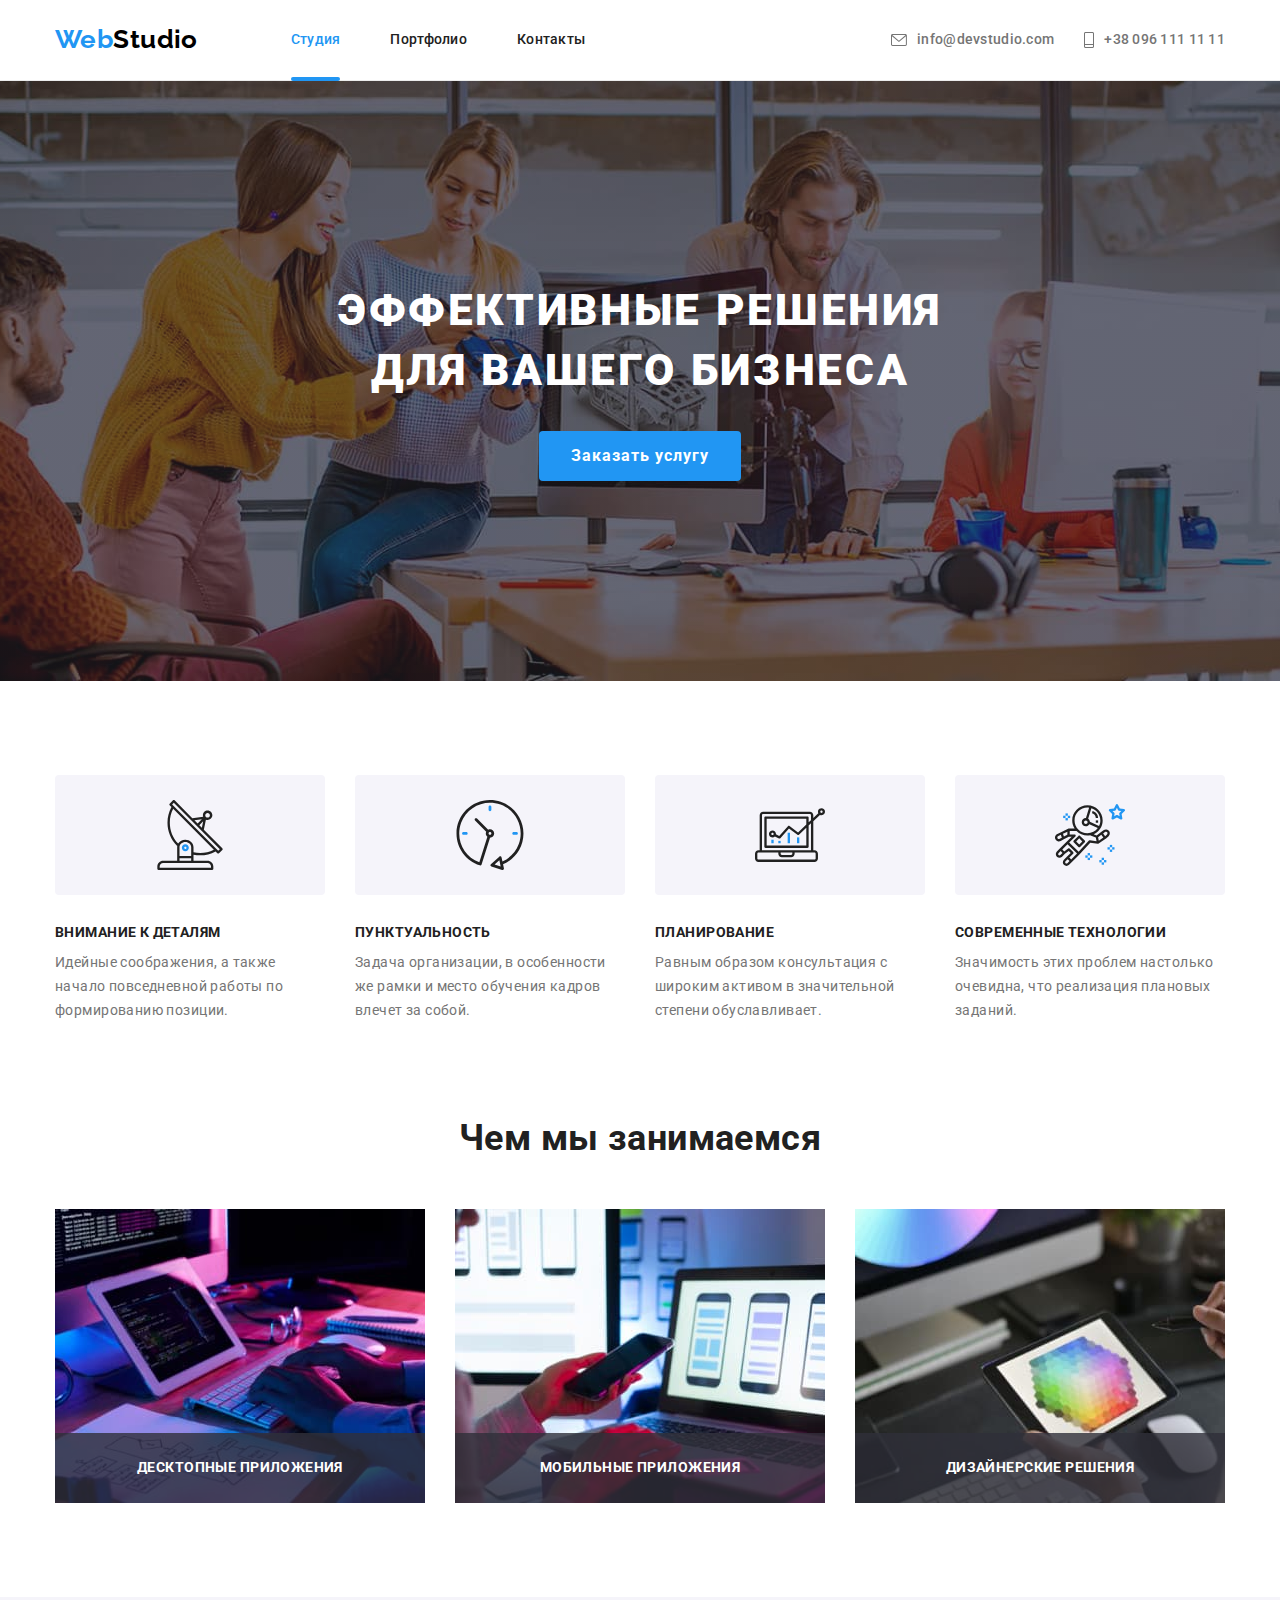
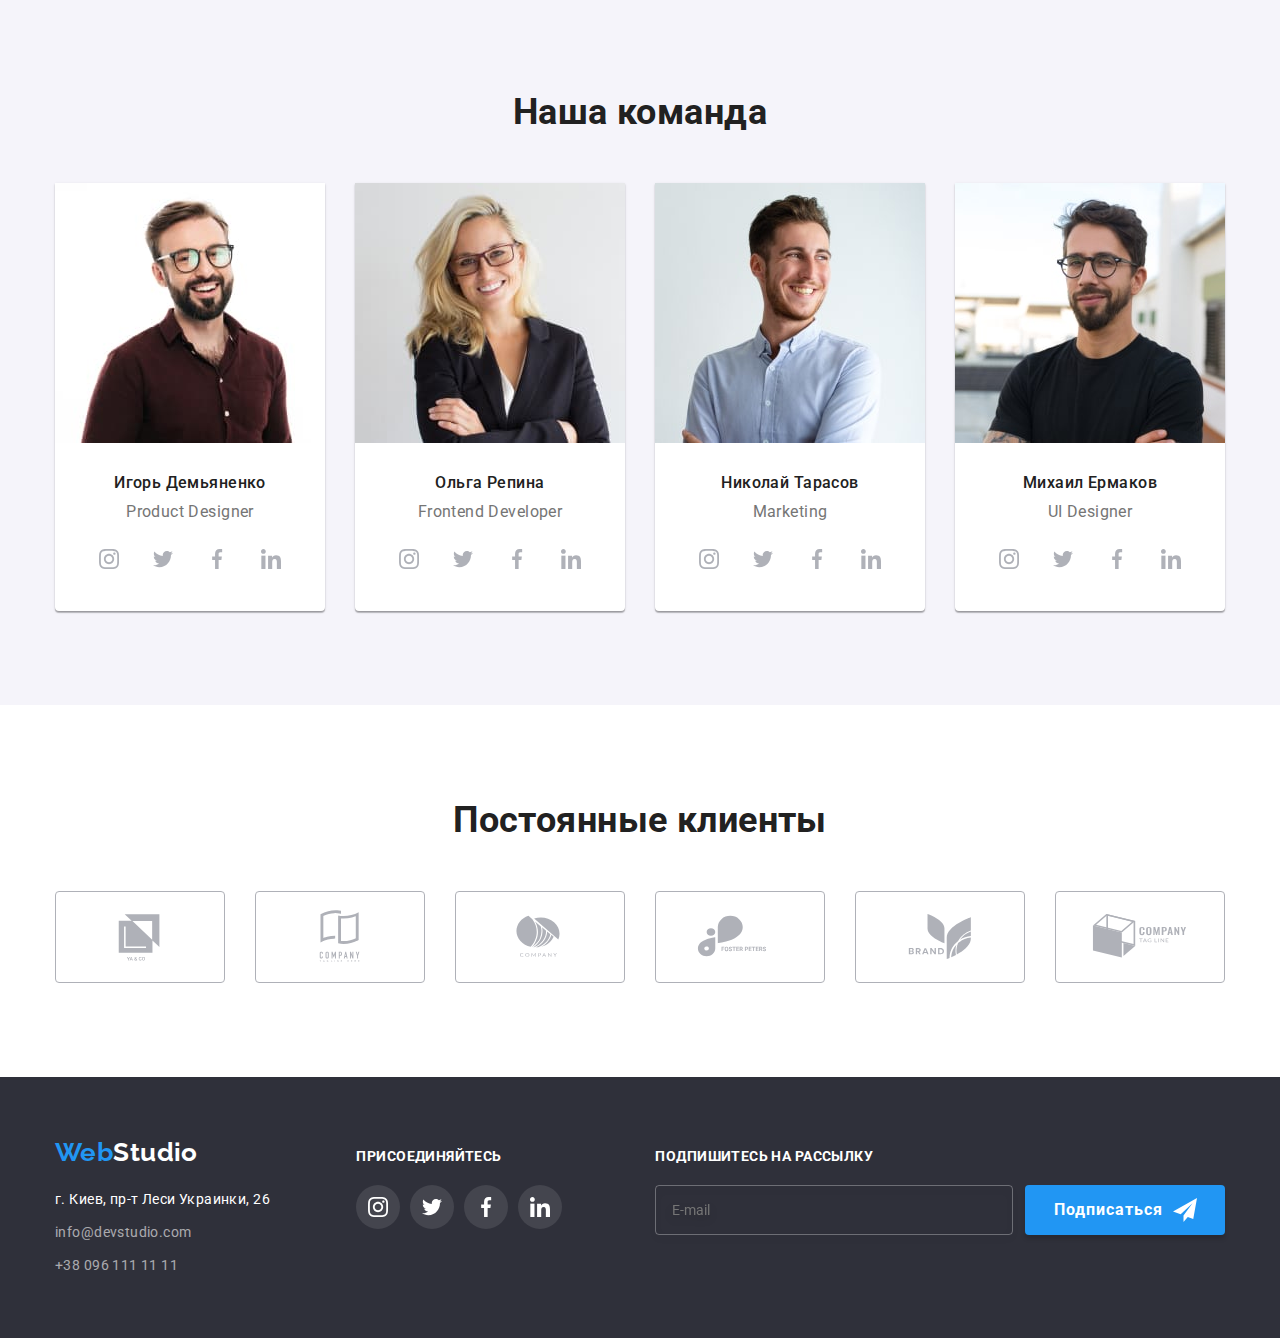
<file: index.html>
<!DOCTYPE html>
<html lang="ru">
  <head>
    <meta charset="UTF-8" />
    <meta http-equiv="X-UA-Compatible" content="IE=edge" />
    <meta name="viewport" content="width=device-width, initial-scale=1.0" />
    <title>Студия</title>
    <link rel="preconnect" href="https://fonts.googleapis.com" />
    <link rel="preconnect" href="https://fonts.gstatic.com" crossorigin />
    <link
      href="https://fonts.googleapis.com/css2?family=Raleway:wght@700&family=Roboto:wght@400;500;700;900&display=swap"
      rel="stylesheet"
    />
    <link
      rel="stylesheet"
      href="https://cdnjs.cloudflare.com/ajax/libs/modern-normalize/1.1.0/modern-normalize.min.css"
    />
    <link rel="stylesheet" href="css/main.min.css" />
  </head>
  <body>
    <!-- Header-->
    <header class="page-header">
      <div class="container page-header--display">
        <a href="./index.html" class="page-header__logo" lang="en">
          <span class="page-header__logo--accent">Web</span>Studio
        </a>
        <button
          class="page-header__button"
          aria-expanded="false"
          aria-controls="page-header__menu"
          type="button"
          data-menu-button
        >
          <svg
            class="page-header__icon"
            width="40"
            height="40"
            aria-label="Переключатель мобильного меню"
          >
            <use
              class="page-header__icon--menu"
              href="./images/icons.svg#icon-icon_menu"
            ></use>
            <use
              class="page-header__icon--close"
              href="./images/icons.svg#icon-icon_close"
            ></use>
          </svg>
        </button>
        <div class="page-header__menu" data-menu id="page-header__menu">
          <nav class="navigation">
            <ul class="navigation__list">
              <li class="navigation__item navigation__item--current">
                <a href="./index.html" class="navigation__link">Студия</a>
              </li>
              <li class="navigation__item">
                <a href="./portfolio.html" class="navigation__link"
                  >Портфолио</a
                >
              </li>
              <li class="navigation__item">
                <a href="" class="navigation__link">Контакты</a>
              </li>
            </ul>
          </nav>
          <ul class="contacts">
            <li class="contacts__item">
              <a
                href="mailto:info@devstudio.com"
                class="contacts__link contacts__link--mail"
                lang="en"
              >
                <svg class="contacts__icon" width="16" height="12">
                  <use href="./images/icons.svg#icon-mail"></use>
                </svg>
                info@devstudio.com</a
              >
            </li>
            <li class="contacts__item">
              <a
                href="tel:+380961111111"
                class="contacts__link contacts__link--tel"
              >
                <svg class="contacts__icon" width="10" height="16">
                  <use href="./images/icons.svg#icon-smartphone"></use>
                </svg>
                +38 096 111 11 11</a
              >
            </li>
          </ul>
          <ul class="header-social">
            <li class="header-social__item">
              <a href="" class="header-social__link">Instagram</a>
            </li>
            <li class="header-social__item">
              <a href="" class="header-social__link">Twitter</a>
            </li>
            <li class="header-social__item">
              <a href="" class="header-social__link">Facebook</a>
            </li>
            <li class="header-social__item">
              <a href="" class="header-social__link">LinkedIn</a>
            </li>
          </ul>
        </div>
      </div>
    </header>
    <main>
      <!--Index-Section1-Hero-->
      <section class="hero">
        <div class="container">
          <h1 class="hero__title">
            Эффективные решения<br />для вашего бизнеса
          </h1>
          <button type="button" class="hero__btn" data-modal-open>
            Заказать услугу
          </button>
        </div>
      </section>
      <!--Index-Section2-Features-->
      <section class="features">
        <div class="container">
          <h2 class="features__title">Преимущества</h2>
          <ul class="features__list">
            <li class="features__item">
              <div class="features__wrapper">
                <svg class="features__icon" width="70" height="70">
                  <use href="./images/icons.svg#icon-antenna"></use>
                </svg>
              </div>
              <h3 class="features__subtitle">Внимание к деталям</h3>
              <p class="features__text">
                Идейные соображения, а также начало повседневной работы по
                формированию позиции.
              </p>
            </li>
            <li class="features__item">
              <div class="features__wrapper">
                <svg class="features__icon" width="70" height="70">
                  <use href="./images/icons.svg#icon-clock"></use>
                </svg>
              </div>
              <h3 class="features__subtitle">Пунктуальность</h3>
              <p class="features__text">
                Задача организации, в особенности же рамки и место обучения
                кадров влечет за собой.
              </p>
            </li>
            <li class="features__item">
              <div class="features__wrapper">
                <svg class="features__icon" width="70" height="70">
                  <use href="./images/icons.svg#icon-diagram"></use>
                </svg>
              </div>
              <h3 class="features__subtitle">Планирование</h3>
              <p class="features__text">
                Равным образом консультация с широким активом в значительной
                степени обуславливает.
              </p>
            </li>
            <li class="features__item">
              <div class="features__wrapper">
                <svg class="features__icon" width="70" height="70">
                  <use href="./images/icons.svg#icon-astronaut"></use>
                </svg>
              </div>
              <h3 class="features__subtitle">Современные технологии</h3>
              <p class="features__text">
                Значимость этих проблем настолько очевидна, что реализация
                плановых заданий.
              </p>
            </li>
          </ul>
        </div>
      </section>
      <!--Index-Section3-Work-->
      <section class="work">
        <div class="container">
          <h2 class="work__title">Чем мы занимаемся</h2>
          <ul class="work__list">
            <li class="work__item">
              <img
                class="work__icon"
                srcset="
                  ./images/work-desktop.jpg    1x,
                  ./images/work-desktop@2x.jpg 2x
                "
                src="./images/work-desktop.jpg"
                alt="Код"
              />
              <p class="work__text">Десктопные приложения</p>
            </li>
            <li class="work__item">
              <img
                class="work__icon"
                srcset="
                  ./images/work-mobile.jpg    1x,
                  ./images/work-mobile@2x.jpg 2x
                "
                src="./images/work-mobile.jpg"
                alt="Дизайн"
              />
              <p class="work__text">Мобильные приложения</p>
            </li>
            <li class="work__item">
              <img
                class="work__icon"
                srcset="
                  ./images/work-design.jpg    1x,
                  ./images/work-design@2x.jpg 2x
                "
                src="./images/work-design.jpg"
                alt="Технологии"
              />
              <p class="work__text">Дизайнерские решения</p>
            </li>
          </ul>
        </div>
      </section>
      <!--Index-Section4-Team-->
      <section class="team">
        <div class="container">
          <h2 class="team__title">Наша команда</h2>
          <ul class="team__list">
            <li class="team__item">
              <picture>
                <source
                  srcset="
                    ./images/team-01-desktop.jpg    1x,
                    ./images/team-01-desktop@2x.jpg 2x
                  "
                  media="(min-width: 1200px)" />
                <source
                  srcset="
                    ./images/team-01-tablet.jpg    1x,
                    ./images/team-01-tablet@2x.jpg 2x
                  "
                  media="(min-width: 768px)" />
                <source
                  srcset="
                    ./images/team-01-mobile.jpg    1x,
                    ./images/team-01-mobile@2x.jpg 2x
                  "
                  media="(max-width: 767px)" />
                <img
                  class="team__img"
                  src="./images/team-01-mobile.jpg"
                  alt="Игорь Демьяненко"
              /></picture>
              <div class="team__wrapper">
                <h3 class="team__subtitle">Игорь Демьяненко</h3>
                <p class="team__text" lang="en">Product Designer</p>
                <ul class="social">
                  <li class="social__item">
                    <a href="https://www.instagram.com/" class="social__link">
                      <svg class="social__icon" width="20" height="20">
                        <use href="./images/icons.svg#icon-instagram"></use>
                      </svg>
                    </a>
                  </li>
                  <li class="social__item">
                    <a href="https://twitter.com/" class="social__link">
                      <svg class="social__icon" width="20" height="20">
                        <use href="./images/icons.svg#icon-twitter"></use>
                      </svg>
                    </a>
                  </li>
                  <li class="social__item">
                    <a href="https://www.facebook.com/" class="social__link">
                      <svg class="social__icon" width="20" height="20">
                        <use href="./images/icons.svg#icon-facebook"></use>
                      </svg>
                    </a>
                  </li>
                  <li class="social__item">
                    <a href="https://www.linkedin.com/" class="social__link">
                      <svg class="social__icon" width="20" height="20">
                        <use href="./images/icons.svg#icon-linkedin"></use>
                      </svg>
                    </a>
                  </li>
                </ul>
              </div>
            </li>
            <li class="team__item">
              <picture>
                <source
                  srcset="
                    ./images/team-02-desktop.jpg    1x,
                    ./images/team-02-desktop@2x.jpg 2x
                  "
                  media="(min-width: 1200px)" />
                <source
                  srcset="
                    ./images/team-02-tablet.jpg    1x,
                    ./images/team-02-tablet@2x.jpg 2x
                  "
                  media="(min-width: 768px)" />
                <source
                  srcset="
                    ./images/team-02-mobile.jpg    1x,
                    ./images/team-02-mobile@2x.jpg 2x
                  "
                  media="(max-width: 767px)" />
                <img
                  class="team__img"
                  src="./images/team-02-mobile.jpg"
                  alt="Ольга Репина"
              /></picture>
              <div class="team__wrapper">
                <h3 class="team__subtitle">Ольга Репина</h3>
                <p class="team__text" lang="en">Frontend Developer</p>
                <ul class="social">
                  <li class="social__item">
                    <a href="https://www.instagram.com/" class="social__link">
                      <svg class="social__icon" width="20" height="20">
                        <use href="./images/icons.svg#icon-instagram"></use>
                      </svg>
                    </a>
                  </li>
                  <li class="social__item">
                    <a href="https://twitter.com/" class="social__link">
                      <svg class="social__icon" width="20" height="20">
                        <use href="./images/icons.svg#icon-twitter"></use>
                      </svg>
                    </a>
                  </li>
                  <li class="social__item">
                    <a href="https://www.facebook.com/" class="social__link">
                      <svg class="social__icon" width="20" height="20">
                        <use href="./images/icons.svg#icon-facebook"></use>
                      </svg>
                    </a>
                  </li>
                  <li class="social__item">
                    <a href="https://www.linkedin.com/" class="social__link">
                      <svg class="social__icon" width="20" height="20">
                        <use href="./images/icons.svg#icon-linkedin"></use>
                      </svg>
                    </a>
                  </li>
                </ul>
              </div>
            </li>
            <li class="team__item">
              <picture>
                <source
                  srcset="
                    ./images/team-03-desktop.jpg    1x,
                    ./images/team-03-desktop@2x.jpg 2x
                  "
                  media="(min-width: 1200px)" />
                <source
                  srcset="
                    ./images/team-03-tablet.jpg    1x,
                    ./images/team-03-tablet@2x.jpg 2x
                  "
                  media="(min-width: 768px)" />
                <source
                  srcset="
                    ./images/team-03-mobile.jpg    1x,
                    ./images/team-03-mobile@2x.jpg 2x
                  "
                  media="(max-width: 767px)" />
                <img
                  class="team__img"
                  src="./images/team-03-mobile.jpg"
                  alt="Николай Тарасов"
              /></picture>
              <div class="team__wrapper">
                <h3 class="team__subtitle">Николай Тарасов</h3>
                <p class="team__text" lang="en">Marketing</p>
                <ul class="social">
                  <li class="social__item">
                    <a href="https://www.instagram.com/" class="social__link">
                      <svg class="social__icon" width="20" height="20">
                        <use href="./images/icons.svg#icon-instagram"></use>
                      </svg>
                    </a>
                  </li>
                  <li class="social__item">
                    <a href="https://twitter.com/" class="social__link">
                      <svg class="social__icon" width="20" height="20">
                        <use href="./images/icons.svg#icon-twitter"></use>
                      </svg>
                    </a>
                  </li>
                  <li class="social__item">
                    <a href="https://www.facebook.com/" class="social__link">
                      <svg class="social__icon" width="20" height="20">
                        <use href="./images/icons.svg#icon-facebook"></use>
                      </svg>
                    </a>
                  </li>
                  <li class="social__item">
                    <a href="https://www.linkedin.com/" class="social__link">
                      <svg class="social__icon" width="20" height="20">
                        <use href="./images/icons.svg#icon-linkedin"></use>
                      </svg>
                    </a>
                  </li>
                </ul>
              </div>
            </li>
            <li class="team__item">
              <picture>
                <source
                  srcset="
                    ./images/team-04-desktop.jpg    1x,
                    ./images/team-04-desktop@2x.jpg 2x
                  "
                  media="(min-width: 1200px)" />
                <source
                  srcset="
                    ./images/team-04-tablet.jpg    1x,
                    ./images/team-04-tablet@2x.jpg 2x
                  "
                  media="(min-width: 768px)" />
                <source
                  srcset="
                    ./images/team-04-mobile.jpg    1x,
                    ./images/team-04-mobile@2x.jpg 2x
                  "
                  media="(max-width: 767px)" />
                <img
                  class="team__img"
                  src="./images/team-04-mobile.jpg"
                  alt="Михаил Ермаков"
              /></picture>
              <div class="team__wrapper">
                <h3 class="team__subtitle">Михаил Ермаков</h3>
                <p class="team__text" lang="en">UI Designer</p>
                <ul class="social">
                  <li class="social__item">
                    <a href="https://www.instagram.com/" class="social__link">
                      <svg class="social__icon" width="20" height="20">
                        <use href="./images/icons.svg#icon-instagram"></use>
                      </svg>
                    </a>
                  </li>
                  <li class="social__item">
                    <a href="https://twitter.com/" class="social__link">
                      <svg class="social__icon" width="20" height="20">
                        <use href="./images/icons.svg#icon-twitter"></use>
                      </svg>
                    </a>
                  </li>
                  <li class="social__item">
                    <a href="https://www.facebook.com/" class="social__link">
                      <svg class="social__icon" width="20" height="20">
                        <use href="./images/icons.svg#icon-facebook"></use>
                      </svg>
                    </a>
                  </li>
                  <li class="social__item">
                    <a href="https://www.linkedin.com/" class="social__link">
                      <svg class="social__icon" width="20" height="20">
                        <use href="./images/icons.svg#icon-linkedin"></use>
                      </svg>
                    </a>
                  </li>
                </ul>
              </div>
            </li>
          </ul>
        </div>
      </section>
      <!--Index-Section5-Clients-->
      <section class="clients">
        <div class="container">
          <h2 class="clients__title">Постоянные клиенты</h2>
          <ul class="clients__list">
            <li class="clients__item">
              <a href="" class="clients__link">
                <svg class="clients__icon" width="106" height="60">
                  <use href="./images/icons.svg#icon-p1"></use>
                </svg>
              </a>
            </li>
            <li class="clients__item">
              <a href="" class="clients__link">
                <svg class="clients__icon" width="106" height="60">
                  <use href="./images/icons.svg#icon-p2"></use>
                </svg>
              </a>
            </li>
            <li class="clients__item">
              <a href="" class="clients__link">
                <svg class="clients__icon" width="106" height="60">
                  <use href="./images/icons.svg#icon-p3"></use>
                </svg>
              </a>
            </li>
            <li class="clients__item">
              <a href="" class="clients__link">
                <svg class="clients__icon" width="106" height="60">
                  <use href="./images/icons.svg#icon-p4"></use>
                </svg>
              </a>
            </li>
            <li class="clients__item">
              <a href="" class="clients__link">
                <svg class="clients__icon" width="106" height="60">
                  <use href="./images/icons.svg#icon-p5"></use>
                </svg>
              </a>
            </li>
            <li class="clients__item">
              <a href="" class="clients__link">
                <svg class="clients__icon" width="106" height="60">
                  <use href="./images/icons.svg#icon-p6"></use>
                </svg>
              </a>
            </li>
          </ul>
        </div>
      </section>
    </main>
    <!--Footer-->
    <footer class="page-footer">
      <div class="container page-footer--display">
        <div class="page-footer--wrapper">
          <a href="./index.html" class="page-footer__logo" lang="en">
            <span class="page-footer__logo--accent">Web</span>Studio
          </a>
          <address class="address">
            <p class="address__text">г. Киев, пр-т Леси Украинки, 26</p>
            <ul class="address__list">
              <li class="address__item">
                <a
                  href="mailto:info@devstudio.com"
                  class="address__link"
                  lang="en"
                  >info@devstudio.com</a
                >
              </li>
              <li class="address__item">
                <a href="tel:+380961111111" class="address__link"
                  >+38 096 111 11 11</a
                >
              </li>
            </ul>
          </address>
        </div>
        <div class="follow">
          <p class="follow__title">присоединяйтесь</p>
          <ul class="follow__list">
            <li class="follow__item">
              <a href="https://www.instagram.com/" class="follow__link">
                <svg class="follow__icon" width="20" height="20">
                  <use href="./images/icons.svg#icon-instagram"></use>
                </svg>
              </a>
            </li>
            <li class="follow__item">
              <a href="https://twitter.com/" class="follow__link">
                <svg class="follow__icon" width="20" height="20">
                  <use href="./images/icons.svg#icon-twitter"></use>
                </svg>
              </a>
            </li>
            <li class="follow__item">
              <a href="https://www.facebook.com/" class="follow__link">
                <svg class="follow__icon" width="20" height="20">
                  <use href="./images/icons.svg#icon-facebook"></use>
                </svg>
              </a>
            </li>
            <li class="follow__item">
              <a href="https://www.linkedin.com/" class="follow__link">
                <svg class="follow__icon" width="20" height="20">
                  <use href="./images/icons.svg#icon-linkedin"></use>
                </svg>
              </a>
            </li>
          </ul>
        </div>
        <div class="subscription">
          <form class="subscription__form">
            <p class="subscription__title">Подпишитесь на рассылку</p>
            <div class="subscription__wrapper">
              <input
                class="subscription__input"
                type="email"
                name="email"
                id="email"
                placeholder="E-mail"
              />
              <button class="subscription__btn" type="submit">
                Подписаться
                <svg class="subscription__icon" width="24" height="24">
                  <use href="./images/icons.svg#icon-icon_send"></use>
                </svg>
              </button>
            </div>
          </form>
        </div>
      </div>
    </footer>
    <!--Modal-->
    <div class="backdrop is-hidden" data-modal>
      <div class="modal">
        <button class="modal__btn" data-modal-close>
          <svg class="modal__icon" width="18" height="18">
            <use href="./images/icons.svg#icon-close-button"></use>
          </svg>
        </button>
        <h2 class="modal__title">Оставьте свои данные, мы вам перезвоним</h2>
        <form class="field">
          <label class="field__label" for="name">Имя</label>
          <div class="field__wrapper">
            <input class="field__input" type="text" name="name" id="name" />
            <svg class="field__icon" width="18" height="18">
              <use href="./images/icons.svg#icon-person-modal"></use>
            </svg>
          </div>
          <label class="field__label" for="tel">Телефон</label>
          <div class="field__wrapper">
            <input class="field__input" type="tel" name="tel" id="tel" />
            <svg class="field__icon" width="18" height="18">
              <use href="./images/icons.svg#icon-phone-modal"></use>
            </svg>
          </div>
          <label class="field__label" for="mail">Почта</label>
          <div class="field__wrapper">
            <input class="field__input" type="email" name="mail" id="mail" />
            <svg class="field__icon" width="18" height="18">
              <use href="./images/icons.svg#icon-email-modal"></use>
            </svg>
          </div>
          <label class="field__label" for="comment">Комментарий</label>
          <div class="field__wrapper field__wrapper--last">
            <textarea
              class="field__comment"
              name="comment"
              id="comment"
              rows="7"
              placeholder="Введите текст"
            ></textarea>
          </div>
          <div class="checkbox">
            <input
              class="checkbox__input"
              type="checkbox"
              name="policy"
              id="policy"
            />
            <label class="checkbox__label" for="policy">
              <svg class="checkbox__icon" width="16" height="15">
                <use href="./images/icons.svg#icon-icon-check"></use>
              </svg>
              <span class="checkbox__terms"
                >Соглашаюсь с рассылкой и принимаю
                <a href="" class="checkbox__link">Условия договора</a>
              </span>
            </label>
          </div>
          <button type="submit" class="field__btn">Отправить</button>
        </form>
      </div>
    </div>
    <script src="./js/modal.js"></script>
    <script src="./js/mobile-menu.js"></script>
  </body>
</html>
</file>
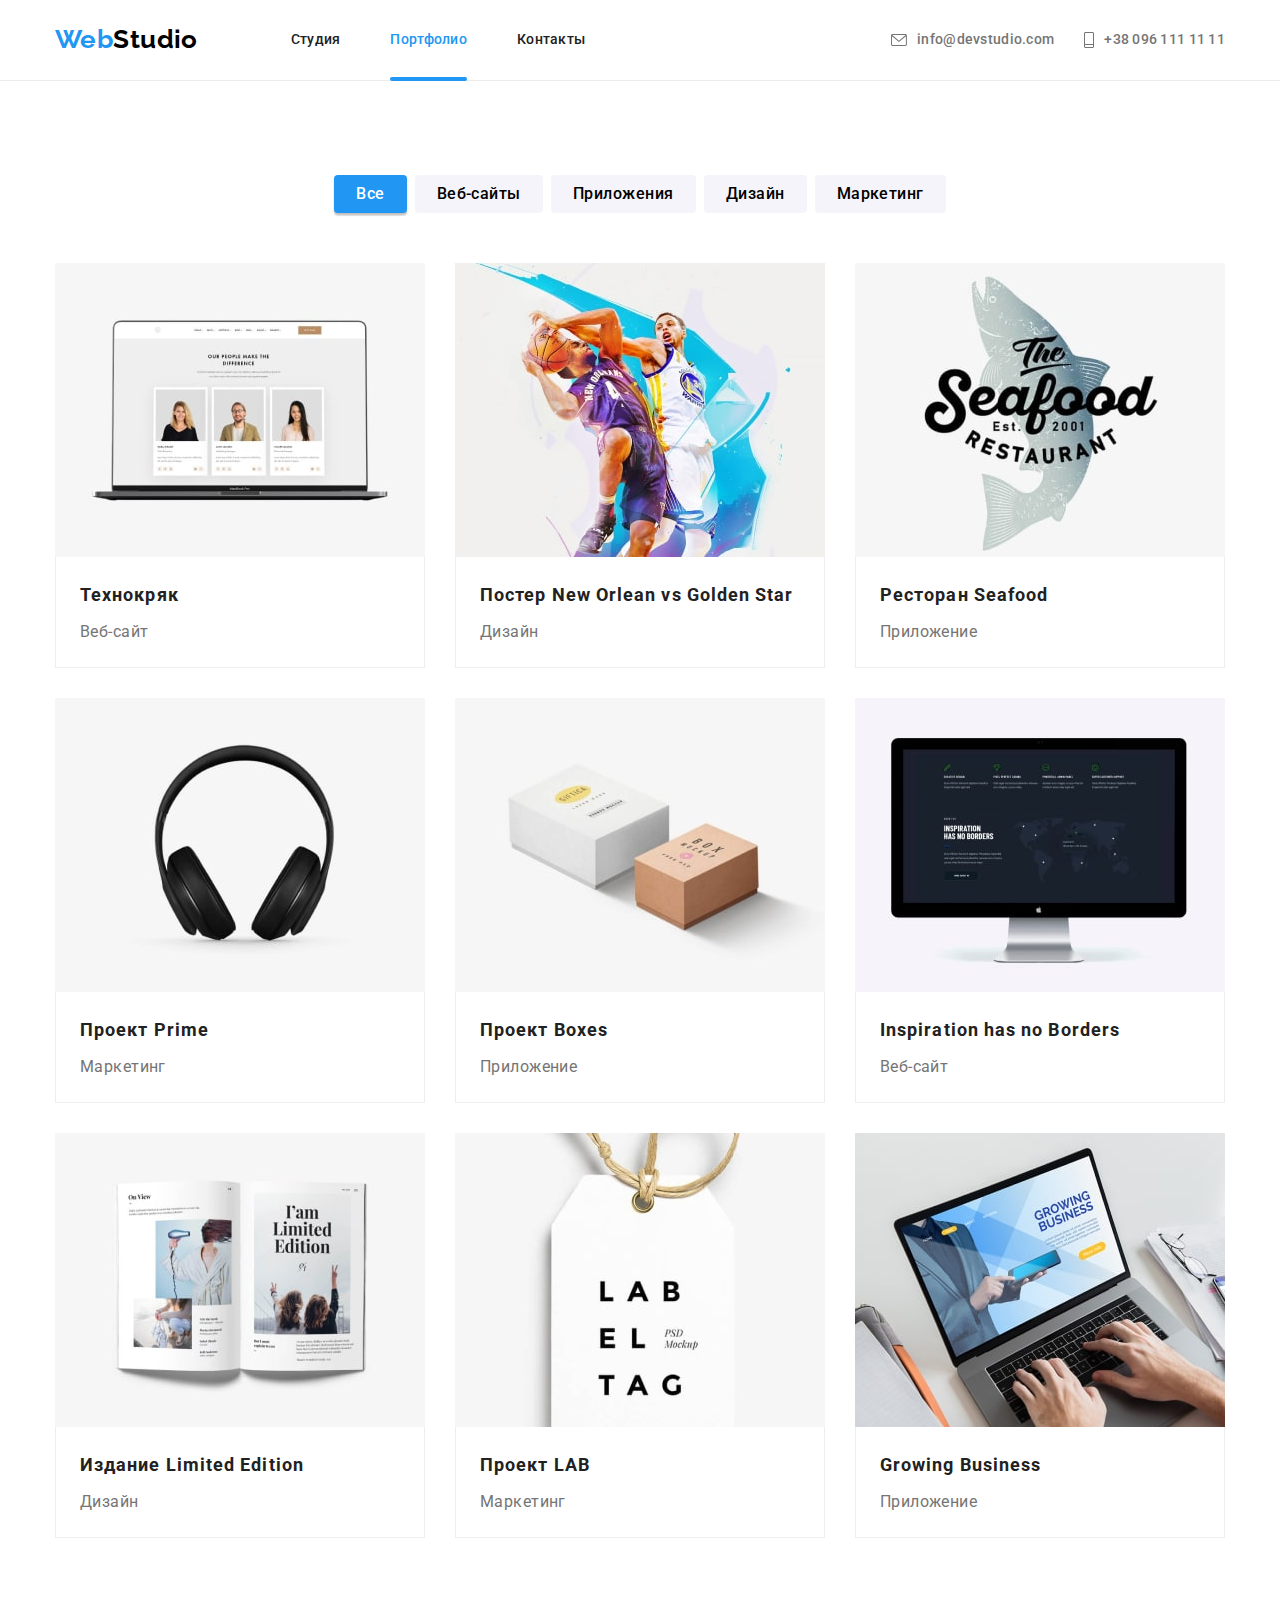
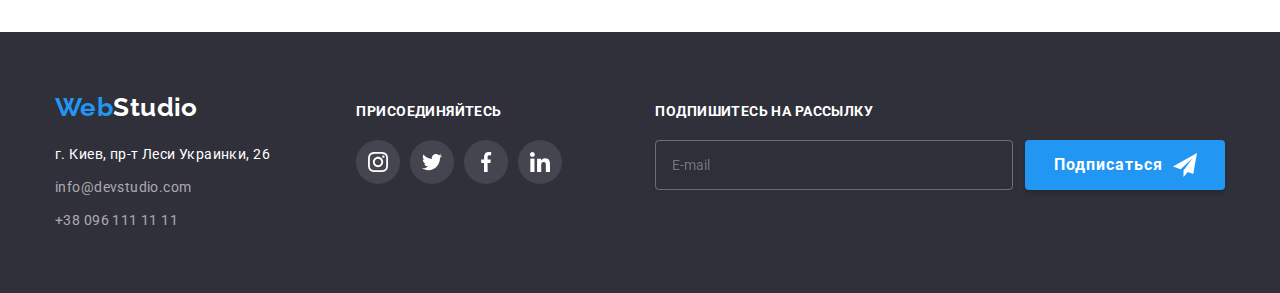
<file: portfolio.html>
<!DOCTYPE html>
<html lang="ru">
  <head>
    <meta charset="UTF-8" />
    <meta http-equiv="X-UA-Compatible" content="IE=edge" />
    <meta name="viewport" content="width=device-width, initial-scale=1.0" />
    <title>Портфолио</title>
    <link rel="preconnect" href="https://fonts.googleapis.com" />
    <link rel="preconnect" href="https://fonts.gstatic.com" crossorigin />
    <link
      href="https://fonts.googleapis.com/css2?family=Raleway:wght@700&family=Roboto:wght@400;500;700;900&display=swap"
      rel="stylesheet"
    />
    <link
      rel="stylesheet"
      href="https://cdnjs.cloudflare.com/ajax/libs/modern-normalize/1.1.0/modern-normalize.min.css"
    />
    <link rel="stylesheet" href="css/main.min.css" />
  </head>
  <body>
    <!--Header-->
    <header class="page-header">
      <div class="container page-header--display">
        <a href="./index.html" class="page-header__logo" lang="en">
          <span class="page-header__logo--accent">Web</span>Studio
        </a>
        <button
          class="page-header__button"
          aria-expanded="false"
          aria-controls="page-header__menu"
          type="button"
          data-menu-button
        >
          <svg
            class="page-header__icon"
            width="40"
            height="40"
            aria-label="Переключатель мобильного меню"
          >
            <use
              class="page-header__icon--menu"
              href="./images/icons.svg#icon-icon_menu"
            ></use>
            <use
              class="page-header__icon--close"
              href="./images/icons.svg#icon-icon_close"
            ></use>
          </svg>
        </button>
        <div class="page-header__menu" data-menu id="page-header__menu">
          <nav class="navigation">
            <ul class="navigation__list">
              <li class="navigation__item">
                <a href="./index.html" class="navigation__link">Студия</a>
              </li>
              <li class="navigation__item navigation__item--current">
                <a href="./portfolio.html" class="navigation__link"
                  >Портфолио</a
                >
              </li>
              <li class="navigation__item">
                <a href="" class="navigation__link">Контакты</a>
              </li>
            </ul>
          </nav>
          <ul class="contacts">
            <li class="contacts__item">
              <a
                href="mailto:info@devstudio.com"
                class="contacts__link contacts__link--mail"
                lang="en"
              >
                <svg class="contacts__icon" width="16" height="12">
                  <use href="./images/icons.svg#icon-mail"></use>
                </svg>
                info@devstudio.com</a
              >
            </li>
            <li class="contacts__item">
              <a
                href="tel:+380961111111"
                class="contacts__link contacts__link--tel"
              >
                <svg class="contacts__icon" width="10" height="16">
                  <use href="./images/icons.svg#icon-smartphone"></use>
                </svg>
                +38 096 111 11 11</a
              >
            </li>
          </ul>
          <ul class="header-social">
            <li class="header-social__item">
              <a href="" class="header-social__link">Instagram</a>
            </li>
            <li class="header-social__item">
              <a href="" class="header-social__link">Twitter</a>
            </li>
            <li class="header-social__item">
              <a href="" class="header-social__link">Facebook</a>
            </li>
            <li class="header-social__item">
              <a href="" class="header-social__link">LinkedIn</a>
            </li>
          </ul>
        </div>
      </div>
    </header>
    <main>
      <!--Portfolio-Filters-->
      <section class="projects">
        <div class="container">
          <h1 class="projects__title">Наши проэкты</h1>
          <ul class="filters list">
            <li class="filters__item">
              <button type="button" class="filters__btn filters__btn--current">
                Все
              </button>
            </li>
            <li class="filters__item">
              <button type="button" class="filters__btn">Веб-сайты</button>
            </li>
            <li class="filters__item">
              <button type="button" class="filters__btn">Приложения</button>
            </li>
            <li class="filters__item">
              <button type="button" class="filters__btn">Дизайн</button>
            </li>
            <li class="filters__item">
              <button type="button" class="filters__btn">Маркетинг</button>
            </li>
          </ul>
          <!-- Portfolio-Projects -->
          <ul class="projects__list list">
            <li class="projects__item">
              <a href="./index.html" class="projects__link">
                <div class="projects__wrapper-first">
                  <picture>
                    <source
                      srcset="
                        ./images/portfolio-01-desktop.jpg    1x,
                        ./images/portfolio-01-desktop@2x.jpg 2x
                      "
                      media="(min-width: 1200px)" />
                    <source
                      srcset="
                        ./images/portfolio-01-tablet.jpg    1x,
                        ./images/portfolio-01-tablet@2x.jpg 2x
                      "
                      media="(min-width: 768px)" />
                    <source
                      srcset="
                        ./images/portfolio-01-mobile.jpg    1x,
                        ./images/portfolio-01-mobile@2x.jpg 2x
                      "
                      media="(max-width: 767px)" />
                    <img
                      class="projects__icon"
                      src="./images/portfolio-01-mobile.jpg"
                      alt="Технокряк"
                  /></picture>
                  <p class="projects__overlay">
                    Ресурс предлагает комплексные предложения с разным уровнем
                    функционала и сервисов. Все это позволит посетителю получить
                    исчерпывающие сведения о компании или частном лице.
                  </p>
                </div>
                <div class="projects__wrapper-second">
                  <h2 class="projects__subtitle">Технокряк</h2>
                  <p class="projects__text">Веб-сайт</p>
                </div>
              </a>
            </li>
            <li class="projects__item">
              <a href="./index.html" class="projects__link">
                <div class="projects__wrapper-first">
                  <picture>
                    <source
                      srcset="
                        ./images/portfolio-02-desktop.jpg    1x,
                        ./images/portfolio-02-desktop@2x.jpg 2x
                      "
                      media="(min-width: 1200px)" />
                    <source
                      srcset="
                        ./images/portfolio-02-tablet.jpg    1x,
                        ./images/portfolio-02-tablet@2x.jpg 2x
                      "
                      media="(min-width: 768px)" />
                    <source
                      srcset="
                        ./images/portfolio-02-mobile.jpg    1x,
                        ./images/portfolio-02-mobile@2x.jpg 2x
                      "
                      media="(max-width: 767px)" />
                    <img
                      class="projects__icon"
                      src="./images/portfolio-02-mobile.jpg"
                      alt="Постер New Orlean vs Golden Star"
                  /></picture>
                  <p class="projects__overlay">
                    Ресурс предлагает комплексные предложения с разным уровнем
                    функционала и сервисов. Все это позволит посетителю получить
                    исчерпывающие сведения о компании или частном лице.
                  </p>
                </div>
                <div class="projects__wrapper-second">
                  <h2 class="projects__subtitle">
                    Постер New Orlean vs Golden Star
                  </h2>
                  <p class="projects__text">Дизайн</p>
                </div>
              </a>
            </li>
            <li class="projects__item">
              <a href="./index.html" class="projects__link">
                <div class="projects__wrapper-first">
                  <picture>
                    <source
                      srcset="
                        ./images/portfolio-03-desktop.jpg    1x,
                        ./images/portfolio-03-desktop@2x.jpg 2x
                      "
                      media="(min-width: 1200px)" />
                    <source
                      srcset="
                        ./images/portfolio-03-tablet.jpg    1x,
                        ./images/portfolio-03-tablet@2x.jpg 2x
                      "
                      media="(min-width: 768px)" />
                    <source
                      srcset="
                        ./images/portfolio-03-mobile.jpg    1x,
                        ./images/portfolio-03-mobile@2x.jpg 2x
                      "
                      media="(max-width: 767px)" />
                    <img
                      class="projects__icon"
                      src="./images/portfolio-03-mobile.jpg"
                      alt="Ресторан Seafood"
                  /></picture>
                  <p class="projects__overlay">
                    Ресурс предлагает комплексные предложения с разным уровнем
                    функционала и сервисов. Все это позволит посетителю получить
                    исчерпывающие сведения о компании или частном лице.
                  </p>
                </div>
                <div class="projects__wrapper-second">
                  <h2 class="projects__subtitle">Ресторан Seafood</h2>
                  <p class="projects__text">Приложение</p>
                </div>
              </a>
            </li>
            <li class="projects__item">
              <a href="./index.html" class="projects__link">
                <div class="projects__wrapper-first">
                  <picture>
                    <source
                      srcset="
                        ./images/portfolio-04-desktop.jpg    1x,
                        ./images/portfolio-04-desktop@2x.jpg 2x
                      "
                      media="(min-width: 1200px)" />
                    <source
                      srcset="
                        ./images/portfolio-04-tablet.jpg    1x,
                        ./images/portfolio-04-tablet@2x.jpg 2x
                      "
                      media="(min-width: 768px)" />
                    <source
                      srcset="
                        ./images/portfolio-04-mobile.jpg    1x,
                        ./images/portfolio-04-mobile@2x.jpg 2x
                      "
                      media="(max-width: 767px)" />
                    <img
                      class="projects__icon"
                      src="./images/portfolio-04-mobile.jpg"
                      alt="Проект Prime"
                  /></picture>
                  <p class="projects__overlay">
                    Ресурс предлагает комплексные предложения с разным уровнем
                    функционала и сервисов. Все это позволит посетителю получить
                    исчерпывающие сведения о компании или частном лице.
                  </p>
                </div>
                <div class="projects__wrapper-second">
                  <h2 class="projects__subtitle">Проект Prime</h2>
                  <p class="projects__text">Маркетинг</p>
                </div>
              </a>
            </li>
            <li class="projects__item">
              <a href="./index.html" class="projects__link">
                <div class="projects__wrapper-first">
                  <picture>
                    <source
                      srcset="
                        ./images/portfolio-05-desktop.jpg    1x,
                        ./images/portfolio-05-desktop@2x.jpg 2x
                      "
                      media="(min-width: 1200px)" />
                    <source
                      srcset="
                        ./images/portfolio-05-tablet.jpg    1x,
                        ./images/portfolio-05-tablet@2x.jpg 2x
                      "
                      media="(min-width: 768px)" />
                    <source
                      srcset="
                        ./images/portfolio-05-mobile.jpg    1x,
                        ./images/portfolio-05-mobile@2x.jpg 2x
                      "
                      media="(max-width: 767px)" />
                    <img
                      class="projects__icon"
                      src="./images/portfolio-05-mobile"
                      alt="Проект Boxes"
                  /></picture>
                  <p class="projects__overlay">
                    Ресурс предлагает комплексные предложения с разным уровнем
                    функционала и сервисов. Все это позволит посетителю получить
                    исчерпывающие сведения о компании или частном лице.
                  </p>
                </div>
                <div class="projects__wrapper-second">
                  <h2 class="projects__subtitle">Проект Boxes</h2>
                  <p class="projects__text">Приложение</p>
                </div>
              </a>
            </li>
            <li class="projects__item">
              <a href="./index.html" class="projects__link">
                <div class="projects__wrapper-first">
                  <picture>
                    <source
                      srcset="
                        ./images/portfolio-06-desktop.jpg    1x,
                        ./images/portfolio-06-desktop@2x.jpg 2x
                      "
                      media="(min-width: 1200px)" />
                    <source
                      srcset="
                        ./images/portfolio-06-tablet.jpg    1x,
                        ./images/portfolio-06-tablet@2x.jpg 2x
                      "
                      media="(min-width: 768px)" />
                    <source
                      srcset="
                        ./images/portfolio-06-mobile.jpg    1x,
                        ./images/portfolio-06-mobile@2x.jpg 2x
                      "
                      media="(max-width: 767px)" />
                    <img
                      class="projects__icon"
                      src="./images/portfolio-06-mobile.jpg"
                      alt="Inspiration has no Borders"
                  /></picture>
                  <p class="projects__overlay">
                    Ресурс предлагает комплексные предложения с разным уровнем
                    функционала и сервисов. Все это позволит посетителю получить
                    исчерпывающие сведения о компании или частном лице.
                  </p>
                </div>
                <div class="projects__wrapper-second">
                  <h2 class="projects__subtitle">Inspiration has no Borders</h2>
                  <p class="projects__text">Веб-сайт</p>
                </div>
              </a>
            </li>
            <li class="projects__item">
              <a href="./index.html" class="projects__link">
                <div class="projects__wrapper-first">
                  <picture>
                    <source
                      srcset="
                        ./images/portfolio-07-desktop.jpg    1x,
                        ./images/portfolio-07-desktop@2x.jpg 2x
                      "
                      media="(min-width: 1200px)" />
                    <source
                      srcset="
                        ./images/portfolio-07-tablet.jpg    1x,
                        ./images/portfolio-07-tablet@2x.jpg 2x
                      "
                      media="(min-width: 768px)" />
                    <source
                      srcset="
                        ./images/portfolio-07-mobile.jpg    1x,
                        ./images/portfolio-07-mobile@2x.jpg 2x
                      "
                      media="(max-width: 767px)" />
                    <img
                      class="projects__icon"
                      src="./images/portfolio-07-mobile.jpg"
                      alt="Издание Limited Edition"
                  /></picture>
                  <p class="projects__overlay">
                    Ресурс предлагает комплексные предложения с разным уровнем
                    функционала и сервисов. Все это позволит посетителю получить
                    исчерпывающие сведения о компании или частном лице.
                  </p>
                </div>
                <div class="projects__wrapper-second">
                  <h2 class="projects__subtitle">Издание Limited Edition</h2>
                  <p class="projects__text">Дизайн</p>
                </div>
              </a>
            </li>
            <li class="projects__item">
              <a href="./index.html" class="projects__link">
                <div class="projects__wrapper-first">
                  <picture>
                    <source
                      srcset="
                        ./images/portfolio-08-desktop.jpg    1x,
                        ./images/portfolio-08-desktop@2x.jpg 2x
                      "
                      media="(min-width: 1200px)" />
                    <source
                      srcset="
                        ./images/portfolio-08-tablet.jpg    1x,
                        ./images/portfolio-08-tablet@2x.jpg 2x
                      "
                      media="(min-width: 768px)" />
                    <source
                      srcset="
                        ./images/portfolio-08-mobile.jpg    1x,
                        ./images/portfolio-08-mobile@2x.jpg 2x
                      "
                      media="(max-width: 767px)" />
                    <img
                      class="projects__icon"
                      src="./images/portfolio-08-mobile.jpg"
                      alt="Проект LAB"
                  /></picture>
                  <p class="projects__overlay">
                    Ресурс предлагает комплексные предложения с разным уровнем
                    функционала и сервисов. Все это позволит посетителю получить
                    исчерпывающие сведения о компании или частном лице.
                  </p>
                </div>
                <div class="projects__wrapper-second">
                  <h2 class="projects__subtitle">Проект LAB</h2>
                  <p class="projects__text">Маркетинг</p>
                </div>
              </a>
            </li>
            <li class="projects__item">
              <a href="./index.html" class="projects__link">
                <div class="projects__wrapper-first">
                  <picture>
                    <source
                      srcset="
                        ./images/portfolio-09-desktop.jpg    1x,
                        ./images/portfolio-09-desktop@2x.jpg 2x
                      "
                      media="(min-width: 1200px)" />
                    <source
                      srcset="
                        ./images/portfolio-09-tablet.jpg    1x,
                        ./images/portfolio-09-tablet@2x.jpg 2x
                      "
                      media="(min-width: 768px)" />
                    <source
                      srcset="
                        ./images/portfolio-09-mobile.jpg    1x,
                        ./images/portfolio-09-mobile@2x.jpg 2x
                      "
                      media="(max-width: 767px)" />
                    <img
                      class="projects__icon"
                      src="./images/portfolio-09-mobile.jpg"
                      alt="Growing Business"
                  /></picture>
                  <p class="projects__overlay">
                    Ресурс предлагает комплексные предложения с разным уровнем
                    функционала и сервисов. Все это позволит посетителю получить
                    исчерпывающие сведения о компании или частном лице.
                  </p>
                </div>
                <div class="projects__wrapper-second">
                  <h2 class="projects__subtitle">Growing Business</h2>
                  <p class="projects__text">Приложение</p>
                </div>
              </a>
            </li>
          </ul>
        </div>
      </section>
    </main>
    <!--Footer-->
    <footer class="page-footer">
      <div class="container page-footer--display">
        <div class="page-footer--wrapper">
          <a href="./index.html" class="page-footer__logo" lang="en">
            <span class="page-footer__logo--accent">Web</span>Studio
          </a>
          <address class="address">
            <p class="address__text">г. Киев, пр-т Леси Украинки, 26</p>
            <ul class="address__list list">
              <li class="address__item">
                <a
                  href="mailto:info@devstudio.com"
                  class="address__link"
                  lang="en"
                  >info@devstudio.com</a
                >
              </li>
              <li class="address__item">
                <a href="tel:+380961111111" class="address__link"
                  >+38 096 111 11 11</a
                >
              </li>
            </ul>
          </address>
        </div>
        <div class="follow">
          <p class="follow__title">присоединяйтесь</p>
          <ul class="follow__list">
            <li class="follow__item">
              <a href="https://www.instagram.com/" class="follow__link">
                <svg class="follow__icon" width="20" height="20">
                  <use href="./images/icons.svg#icon-instagram"></use>
                </svg>
              </a>
            </li>
            <li class="follow__item">
              <a href="https://twitter.com/" class="follow__link">
                <svg class="follow__icon" width="20" height="20">
                  <use href="./images/icons.svg#icon-twitter"></use>
                </svg>
              </a>
            </li>
            <li class="follow__item">
              <a href="https://www.facebook.com/" class="follow__link">
                <svg class="follow__icon" width="20" height="20">
                  <use href="./images/icons.svg#icon-facebook"></use>
                </svg>
              </a>
            </li>
            <li class="follow__item">
              <a href="https://www.linkedin.com/" class="follow__link">
                <svg class="follow__icon" width="20" height="20">
                  <use href="./images/icons.svg#icon-linkedin"></use>
                </svg>
              </a>
            </li>
          </ul>
        </div>
        <div class="subscription">
          <form class="subscription__form">
            <p class="subscription__title">Подпишитесь на рассылку</p>
            <div class="subscription__wrapper">
              <input
                class="subscription__input"
                type="email"
                name="email"
                id="email"
                placeholder="E-mail"
              />
              <button class="subscription__btn" type="submit">
                Подписаться
                <svg class="subscription__icon" width="24" height="24">
                  <use href="./images/icons.svg#icon-icon_send"></use>
                </svg>
              </button>
            </div>
          </form>
        </div>
      </div>
    </footer>
    <script src="./js/mobile-menu.js"></script>
  </body>
</html>
</file>
<file: css/main.min.css>
body{color:#212121;background-color:#fff;font-family:"Roboto",sans-serif;font-size:14px;letter-spacing:.03em}body.modal-open{overflow:hidden}@media screen and (max-width: 767px){body.menu-open{overflow:hidden}}ul,ol,p,h1,h2,h3,h4,h5,h6{padding:0;margin:0}img{display:block;max-width:100%;height:auto;width:100%}.container{margin-right:auto;margin-left:auto;padding-left:15px;padding-right:15px}@media screen and (min-width: 480px){.container{width:480px}}@media screen and (min-width: 768px){.container{width:768px}}@media screen and (min-width: 1200px){.container{width:1200px}}.page-header{border-bottom:1px solid #ececec;position:relative;padding:10px 0}@media screen and (min-width: 768px){.page-header{padding:0 0}}.page-header--display{display:flex;align-items:center}.page-header__logo{font-family:"Raleway",sans-serif;font-weight:700;font-size:24px;line-height:1.17;color:#000;text-decoration:none}.page-header__logo--accent{color:#2196f3}@media screen and (min-width: 1200px){.page-header__logo{font-size:26px;line-height:1.19px}}.page-header__button{display:inline-flex;margin-left:auto;padding:0;border:none;background-color:rgba(0,0,0,0);z-index:9999}.page-header__button .page-header__icon--close{display:none}.page-header__button.is-open .page-header__icon--close{display:block}.page-header__button.is-open .page-header__icon--menu{display:none}.page-header__button:hover .page-header__icon,.page-header__button:focus .page-header__icon{fill:#2196f3}@media screen and (min-width: 768px){.page-header__button{display:none}}@media screen and (max-width: 767px){.page-header__button.is-open+.page-header__menu{display:flex;flex-direction:column;position:absolute;top:0;left:0;width:100vw;height:100vh;overflow-y:scroll}}.page-header__icon{transition-property:fill;transition-duration:250ms;transition-timing-function:cubic-bezier(0.4, 0, 0.2, 1)}.page-header__menu{background-color:#fff;padding:48px 40px;z-index:999;width:100%;display:flex;justify-content:space-between}@media screen and (max-width: 767px){.page-header__menu{display:none}}@media screen and (min-width: 768px){.page-header__menu{display:flex;padding:0 0}}.navigation{margin-top:0}@media screen and (min-width: 768px){.navigation{margin-left:88px}}@media screen and (min-width: 1200px){.navigation{margin-left:93px}}.navigation__list{display:flex;flex-direction:column;font-size:40px;line-height:1.175;font-weight:500;letter-spacing:.02em;list-style:none}@media screen and (min-width: 768px){.navigation__list{flex-direction:row;font-size:14px;line-height:1.14}}@media screen and (max-width: 479px){.navigation__list{font-size:28px}}.navigation__item{position:relative}.navigation__item:not(:last-child){margin-bottom:32px}.navigation__item--current{color:#2196f3}@media screen and (min-width: 768px){.navigation__item:not(:last-child){margin-bottom:0}.navigation__item:not(:last-child){margin-right:50px}.navigation__item--current::after{content:"";display:block;width:100%;height:4px;background-color:#2196f3;border-radius:2px;position:absolute;bottom:-1px}}.navigation__link{color:inherit;display:inline-block;text-decoration:none;transition-property:color;transition-duration:250ms;transition-timing-function:cubic-bezier(0.4, 0, 0.2, 1)}@media screen and (min-width: 768px){.navigation__link{padding:32px 0}}.navigation__link:hover,.navigation__link:focus{color:#2196f3}.contacts{display:flex;flex-direction:column-reverse;margin-left:0;font-weight:500;letter-spacing:.02em;list-style:none}@media screen and (min-width: 768px){.contacts{flex-direction:column;margin-top:0;margin-bottom:0;margin-left:84px;justify-content:center}}@media screen and (min-width: 1200px){.contacts{flex-direction:row;margin-left:auto;align-items:center}}@media screen and (min-width: 1200px){.contacts__item:not(:first-child){margin-left:30px}}.contacts__item{margin-bottom:32px}@media screen and (min-width: 768px){.contacts__item{margin-bottom:10px}.contacts__item:last-child{margin-bottom:0}}@media screen and (min-width: 1200px){.contacts__item{margin-bottom:0}}.contacts__item:not(:first-child){font-weight:500;font-size:34px;line-height:1.18;letter-spacing:.02em}@media screen and (min-width: 768px){.contacts__item:not(:first-child){font-size:12px;line-height:1.17}}@media screen and (min-width: 1200px){.contacts__item:not(:first-child){font-size:14px;line-height:1.14}}@media screen and (max-width: 479px){.contacts__item:not(:first-child){font-size:24px}}.contacts__item:not(:last-child){font-weight:500;font-size:24px;line-height:1.17}@media screen and (min-width: 768px){.contacts__item:not(:last-child){font-size:12px}}@media screen and (min-width: 1200px){.contacts__item:not(:last-child){font-size:14px;line-height:1.14}}@media screen and (max-width: 479px){.contacts__item:not(:last-child){font-size:18px}}.contacts__link{display:flex;align-items:center;color:#757575;text-decoration:none;transition-property:color;transition-duration:250ms;transition-timing-function:cubic-bezier(0.4, 0, 0.2, 1)}.contacts__link--tel{color:#2196f3}@media screen and (min-width: 768px){.contacts__link--tel{color:#757575}}@media screen and (min-width: 1200px){.contacts__link{padding:32px 0}}.contacts__link:hover,.contacts__link:focus{color:#2196f3}.contacts__icon{display:none;margin-right:10px;fill:currentColor}@media screen and (min-width: 768px){.contacts__icon{display:inline-block}}.header-social{list-style:none;font-weight:500;font-size:18px;line-height:1.22;letter-spacing:.02em;display:flex}@media screen and (max-width: 479px){.header-social{font-size:13px}}@media screen and (min-width: 768px){.header-social{display:none}}.header-social__item{padding:0 10px}@media screen and (max-width: 479px){.header-social__item{padding:0 5px}}.header-social__item:first-child{padding-left:0}.header-social__item:last-child{padding-right:0}.header-social__item:not(:last-child){border-right:1px solid rgba(33,33,33,.2)}.header-social__link{text-decoration:none;color:#2196f3}.hero{text-align:center;background-color:#c4c4c4;padding:118px 0px;margin-left:auto;margin-right:auto;max-width:1600px;background-image:linear-gradient(rgba(47, 48, 58, 0.4), rgba(47, 48, 58, 0.4)),url(../images/hero-mobile.jpg);background-repeat:no-repeat;background-position:center;background-size:cover}@media(min-device-pixel-ratio: 2),(min-resolution: 192dpi),(min-resolution: 2dppx){.hero{background-image:linear-gradient(rgba(47, 48, 58, 0.4), rgba(47, 48, 58, 0.4)),url(../images/hero-mobile@2x.jpg)}}@media screen and (min-width: 768px){.hero{background-image:linear-gradient(rgba(47, 48, 58, 0.4), rgba(47, 48, 58, 0.4)),url(../images/hero-tablet.jpg)}}@media screen and (min-width: 768px)and (min-device-pixel-ratio: 2),screen and (min-width: 768px)and (min-resolution: 192dpi),screen and (min-width: 768px)and (min-resolution: 2dppx){.hero{background-image:linear-gradient(rgba(47, 48, 58, 0.4), rgba(47, 48, 58, 0.4)),url(../images/hero-tablet@2x.jpg)}}@media screen and (min-width: 1200px){.hero{padding:200px 0px;background-image:linear-gradient(rgba(47, 48, 58, 0.4), rgba(47, 48, 58, 0.4)),url(../images/hero-desktop.jpg)}}@media screen and (min-width: 1200px)and (min-device-pixel-ratio: 2),screen and (min-width: 1200px)and (min-resolution: 192dpi),screen and (min-width: 1200px)and (min-resolution: 2dppx){.hero{background-image:linear-gradient(rgba(47, 48, 58, 0.4), rgba(47, 48, 58, 0.4)),url(../images/hero-desktop@2x.jpg)}}.hero__title{margin-right:auto;margin-left:auto;margin-bottom:30px;color:#fff;text-transform:uppercase;font-weight:900;letter-spacing:.06em;font-size:26px;line-height:1.62}@media screen and (max-width: 479px){.hero__title{font-size:20px;line-height:1.5}}@media screen and (min-width: 1200px){.hero__title{font-size:44px;line-height:1.36}}.hero__btn{cursor:pointer;color:#fff;background-color:#2196f3;font-weight:700;font-size:16px;line-height:1.9;letter-spacing:.06em;border:none;border-radius:4px;padding:10px 32px;min-width:200px;text-align:center;display:inline-block;transition-property:background-color;transition-duration:250ms;transition-timing-function:cubic-bezier(0.4, 0, 0.2, 1)}.hero__btn:hover,.hero__btn:focus{background-color:#188ce8}.features{padding-top:60px;padding-bottom:60px}@media screen and (min-width: 1200px){.features{padding-top:94px;padding-bottom:94px}}.features__title{position:absolute;width:1px;height:1px;margin:-1px;border:0;padding:0;white-space:nowrap;clip-path:inset(100%);clip:rect(0 0 0 0);overflow:hidden}.features__list{list-style:none;display:flex;flex-direction:column;gap:30px}@media screen and (min-width: 768px){.features__list{flex-wrap:wrap;flex-direction:row}}@media screen and (min-width: 768px){.features__item{flex-basis:calc((100% - 30px)/2)}}@media screen and (min-width: 1200px){.features__item{flex-basis:calc((100% - 90px)/4)}}.features__wrapper{display:flex;align-items:center;justify-content:center;width:100%;height:120px;background-color:#f5f4fa;border-radius:4px;margin-bottom:30px}.features__subtitle{font-weight:700;line-height:1.14;font-size:14px;text-transform:uppercase;margin-bottom:10px;text-align:center}@media screen and (min-width: 768px){.features__subtitle{text-align:left}}.features__text{color:#757575;line-height:1.71;text-align:left}.work{display:none}@media screen and (min-width: 1200px){.work{display:block;padding-top:0px;padding-bottom:94px}}.work__title{color:#212121;font-weight:700;font-size:36px;line-height:1.17;text-align:center;margin-bottom:50px}.work__list{display:flex;justify-content:space-between;list-style:none}.work__item{display:inline-block;position:relative}.work__text{position:absolute;bottom:0;width:100%;background:rgba(47,48,58,.8);padding:27px 0;font-weight:700;line-height:1.14;text-align:center;text-transform:uppercase;color:#fff}.team{padding-top:60px;padding-bottom:60px;background-color:#f5f4fa}@media screen and (min-width: 1200px){.team{padding-top:94px;padding-bottom:94px}}.team__title{color:#212121;text-align:center;margin-bottom:30px;font-weight:700;font-size:28px;line-height:1.18}@media screen and (min-width: 1200px){.team__title{font-size:36px;line-height:1.17;margin-bottom:50px}}.team__list{list-style:none;display:flex;flex-direction:column;gap:30px}@media screen and (min-width: 768px){.team__list{flex-wrap:wrap;flex-direction:row}}.team__item{background-color:#fff;border-radius:0px 0px 4px 4px;box-shadow:0px 1px 3px rgba(0,0,0,.12),0px 1px 1px rgba(0,0,0,.14),0px 2px 1px rgba(0,0,0,.2)}@media screen and (min-width: 768px){.team__item{flex-basis:calc((100% - 30px)/2)}}@media screen and (min-width: 1200px){.team__item{flex-basis:calc((100% - 90px)/4)}}.team__wrapper{text-align:center;padding:30px;padding-bottom:24px}@media screen and (min-width: 1200px){.team__wrapper{padding-bottom:30px}}.team__subtitle{font-weight:500;font-size:16px;line-height:1.19;margin-bottom:10px}.team__text{color:#757575;font-size:16px;line-height:1.19;margin-bottom:16px}.social{display:flex;justify-content:center;list-style:none}.social__item{width:44px;height:44px}.social__item:not(:first-child){margin-left:10px}.social__link{width:100%;height:100%;border-radius:50%;text-decoration:none;display:flex;align-items:center;justify-content:center;transition-property:background-color;transition-duration:250ms;transition-timing-function:cubic-bezier(0.4, 0, 0.2, 1)}.social__link:hover,.social__link:focus{background-color:#2196f3}.social__icon{fill:#afb1b8;transition-property:fill;transition-duration:250ms;transition-timing-function:cubic-bezier(0.4, 0, 0.2, 1)}.social__link:hover .social__icon,.social__link:focus .social__icon{fill:#fff}.clients{padding-top:60px;padding-bottom:60px}@media screen and (min-width: 1200px){.clients{padding-top:94px;padding-bottom:94px}}.clients__title{color:#212121;text-align:center;margin-bottom:30px;font-weight:700;font-size:28px;line-height:1.18}@media screen and (min-width: 1200px){.clients__title{margin-bottom:50px;font-size:36px;line-height:1.17}}.clients__list{list-style:none;display:flex;flex-wrap:wrap;gap:30px}.clients__item{height:92px;flex-basis:calc((100% - 30px)/2)}@media screen and (min-width: 768px){.clients__item{flex-basis:calc((100% - 60px)/3)}}@media screen and (min-width: 1200px){.clients__item{flex-basis:calc((100% - 150px)/6)}}.clients__link{width:100%;height:100%;text-decoration:none;display:flex;justify-content:center;align-items:center;border:1px solid #afb1b8;border-radius:4px;transition-property:border-color;transition-duration:250ms;transition-timing-function:cubic-bezier(0.4, 0, 0.2, 1)}.clients__link:hover,.clients__link:focus{border-color:#2196f3}.clients__icon{fill:#afb1b8;transition-property:fill;transition-duration:250ms;transition-timing-function:cubic-bezier(0.4, 0, 0.2, 1)}.clients__link:hover .clients__icon,.clients__link:focus .clients__icon{fill:#2196f3}.projects{padding-top:60px;padding-bottom:60px}@media screen and (min-width: 1200px){.projects{padding-top:94px;padding-bottom:94px}}.projects__title{position:absolute;width:1px;height:1px;margin:-1px;border:0;padding:0;white-space:nowrap;clip-path:inset(100%);clip:rect(0 0 0 0);overflow:hidden}.projects__list{list-style:none;display:flex;flex-direction:column;gap:30px}@media screen and (min-width: 768px){.projects__list{flex-wrap:wrap;flex-direction:row}}.projects__item{transition-property:box-shadow;transition-duration:250ms;transition-timing-function:cubic-bezier(0.4, 0, 0.2, 1)}@media screen and (min-width: 768px){.projects__item{flex-basis:calc((100% - 30px)/2)}}@media screen and (min-width: 1200px){.projects__item{flex-basis:calc((100% - 60px)/3)}}.projects__link{display:flex;flex-direction:column;width:100%;height:100%;text-decoration:none}.projects__link:hover,.projects__link:focus{box-shadow:0px 1px 1px rgba(0,0,0,.12),0px 4px 4px rgba(0,0,0,.06),1px 4px 6px rgba(0,0,0,.16)}.projects__link:hover .projects__overlay,.projects__link:focus .projects__overlay{transform:translateY(0);opacity:1}.projects__wrapper-first{position:relative;overflow:hidden}.projects__overlay{position:absolute;top:0;left:0;height:100%;background:rgba(33,150,243,.9);color:#fff;font-size:18px;line-height:1.56;padding:77px 24px;opacity:0;transform:translateY(100%);transition-property:transform,opacity;transition-duration:250ms;transition-timing-function:cubic-bezier(0.4, 0, 0.2, 1)}@media screen and (min-width: 768px){.projects__overlay{padding:49px 24px 77px 24px}}@media screen and (min-width: 1200px){.projects__overlay{padding:63px 24px}}@media screen and (max-width: 479px){.projects__overlay{font-size:10px;padding:55px 24px 55px 24px}}.projects__wrapper-second{border:1px solid #eee;border-top:none;padding:20px 24px;flex-grow:1}.projects__subtitle{color:#212121;font-weight:700;font-size:18px;line-height:2;letter-spacing:.06em;margin-bottom:4px}@media screen and (max-width: 479px){.projects__subtitle{font-size:13px}}.projects__text{color:#757575;font-size:16px;line-height:1.88}.filters{list-style:none;margin-bottom:40px;display:flex;flex-wrap:wrap;row-gap:15px;column-gap:8px}@media screen and (min-width: 768px){.filters{justify-content:center;margin-bottom:30px}}@media screen and (min-width: 1200px){.filters{margin-bottom:50px}}.filters__btn{cursor:pointer;background-color:#f5f4fa;font-weight:500;font-size:16px;line-height:1.63;letter-spacing:.03em;border:none;border-radius:4px;padding:6px 22px;display:block;text-align:center;transition-property:background-color,color,box-shadow;transition-duration:250ms;transition-timing-function:cubic-bezier(0.4, 0, 0.2, 1)}.filters__btn:hover,.filters__btn:focus,.filters__btn--current{color:#fff;background-color:#2196f3;box-shadow:0px 3px 1px rgba(0,0,0,.1),0px 1px 2px rgba(0,0,0,.08),0px 2px 2px rgba(0,0,0,.12)}.page-footer{color:#fff;background-color:#2f303a;padding:60px 0px}.page-footer--display{display:flex;flex-direction:column;align-items:center}@media screen and (min-width: 768px){.page-footer--display{flex-direction:row;flex-wrap:wrap;align-items:baseline;justify-content:center}}@media screen and (min-width: 1200px){.page-footer--display{flex-wrap:nowrap}}.page-footer--wrapper{margin-bottom:60px}@media screen and (min-width: 768px){.page-footer--wrapper{margin-bottom:0}}@media screen and (min-width: 1200px){.page-footer--wrapper{flex-grow:1}}.page-footer__logo{font-family:"Raleway",sans-serif;font-weight:700;font-size:24px;line-height:1.17;text-decoration:none;display:block;color:#fff;margin-bottom:20px;text-align:center}.page-footer__logo--accent{color:#2196f3}@media screen and (min-width: 1200px){.page-footer__logo{font-size:26px;line-height:1.19;text-align:left}}.address{font-style:normal;line-height:1.71;display:flex;flex-direction:column;align-items:center}@media screen and (min-width: 1200px){.address{align-items:flex-start}}.address__text{margin-bottom:8px}@media screen and (min-width: 1200px){.address__text{margin-bottom:9px}}.address__list{list-style:none}.address__item:not(:last-child){margin-bottom:8px}@media screen and (min-width: 1200px){.address__item:not(:last-child){margin-bottom:9px}}.address__link{color:rgba(255,255,255,.6);text-decoration:none;transition-property:color;transition-duration:250ms;transition-timing-function:cubic-bezier(0.4, 0, 0.2, 1)}.address__link:hover,.address__link:focus{color:#2196f3}.follow{margin-bottom:60px}@media screen and (min-width: 768px){.follow{margin-left:165px;margin-bottom:0}}@media screen and (min-width: 1200px){.follow{margin-left:70px}}.follow__title{font-weight:700;line-height:1.14;text-transform:uppercase;margin-bottom:20px;text-align:center}@media screen and (min-width: 1200px){.follow__title{text-align:left}}.follow__list{display:flex;list-style:none}.follow__item{width:44px;height:44px}.follow__item:not(:first-child){margin-left:10px}.follow__link{width:100%;height:100%;display:flex;text-decoration:none;align-items:center;justify-content:center;background-color:rgba(255,255,255,.1);border-radius:50%;transition-property:background-color;transition-duration:250ms;transition-timing-function:cubic-bezier(0.4, 0, 0.2, 1)}.follow__link:hover,.follow__link:focus{background-color:#2196f3}.follow__icon{fill:#fff}@media screen and (min-width: 768px){.subscription{margin-top:60px}}@media screen and (min-width: 1200px){.subscription{margin-left:93px;margin-top:0}}.subscription__title{font-weight:700;line-height:1.14;text-transform:uppercase;text-align:center;display:block}@media screen and (min-width: 1200px){.subscription__title{text-align:left;margin-bottom:20px}}.subscription__wrapper{display:flex;flex-direction:column}@media screen and (min-width: 1200px){.subscription__wrapper{flex-direction:row}}.subscription__input{border:1px solid rgba(255,255,255,.3);filter:drop-shadow(0px 4px 4px rgba(0, 0, 0, 0.15));border-radius:4px;background-color:rgba(0,0,0,0);padding:15px 0 15px 16px;color:#fff;outline:none;margin:20px 0;width:calc(100vw - 30px);max-width:450px}@media screen and (min-width: 1200px){.subscription__input{max-width:358px;margin:0}}.subscription__btn{background:#2196f3;box-shadow:0px 4px 4px rgba(0,0,0,.15);border-radius:4px;border:none;padding:10px 28px 10px 29px;display:flex;align-items:center;justify-content:center;font-weight:700;font-size:16px;line-height:1.88;letter-spacing:.06em;color:#fff;margin-inline:auto;cursor:pointer}@media screen and (min-width: 1200px){.subscription__btn{margin-left:12px}}.subscription__icon{margin-left:10px}.backdrop{position:fixed;top:0;left:0;width:100%;height:100%;background:rgba(0,0,0,.2);transition:visibility,opacity;transition-duration:250ms;transition-timing-function:cubic-bezier(0.4, 0, 0.2, 1);z-index:99999;overflow-y:scroll}.backdrop.is-hidden{opacity:0;pointer-events:none;visibility:hidden}.backdrop.is-hidden .modal{transform:translate(-50%, -50%) scale(0.1)}.modal{position:absolute;width:calc(100% - 30px);max-width:450px;top:50%;left:50%;transform:translate(-50%, -50%) scale(1);padding:40px;background-color:#fff;box-shadow:0px 1px 3px rgba(0,0,0,.12),0px 1px 1px rgba(0,0,0,.14),0px 2px 1px rgba(0,0,0,.2);border-radius:4px;transition-property:transform;transition-duration:250ms;transition-timing-function:cubic-bezier(0.4, 0, 0.2, 1)}@media screen and (max-width: 1199px)and (max-height: 610px){.modal{top:0%;transform:translate(-50%, 0) scale(1)}}@media screen and (min-width: 1200px){.modal{max-width:528px}}.modal__btn{position:absolute;top:8px;right:8px;width:30px;height:30px;display:flex;justify-content:center;align-items:center;background-color:#fff;border-radius:50%;border:1px solid rgba(0,0,0,.1)}.modal__btn:hover .modal__icon,.modal__btn:focus .modal__icon{fill:#188ce8}.modal__icon{fill:#000;transition-property:fill;transition-duration:250ms;transition-timing-function:cubic-bezier(0.4, 0, 0.2, 1)}.modal__title{font-weight:700;font-size:20px;line-height:1.5;text-align:center;color:#212121;margin-bottom:12px}@media screen and (min-width: 1200px){.modal__title{line-height:1.15}}@media screen and (max-width: 479px){.modal__title{font-size:12px}}.field__label{margin-bottom:4px;font-size:12px;line-height:1.17;letter-spacing:.01em;display:block;color:#757575}.field__wrapper{display:flex;flex-direction:column;position:relative;margin-bottom:10px}.field__wrapper--last{margin-bottom:20px}.field__input{height:40px;width:100%;padding-left:42px;border:1px solid rgba(33,33,33,.2);border-radius:4px;outline:none;transition-property:border-color;transition-duration:250ms;transition-timing-function:cubic-bezier(0.4, 0, 0.2, 1)}.field__input:focus{border-color:#2196f3}.field__input:focus+.field__icon{fill:#2196f3}.field__icon{display:block;position:absolute;top:11px;left:12px;transition-property:fill;transition-duration:250ms;transition-timing-function:cubic-bezier(0.4, 0, 0.2, 1)}.field__comment{width:100%;height:120px;resize:none;padding:12px 16px;border:1px solid rgba(33,33,33,.2);border-radius:4px;outline:none;font-size:14px;line-height:1.14;letter-spacing:.01em;color:#212121;transition-property:border-color;transition-duration:250ms;transition-timing-function:cubic-bezier(0.4, 0, 0.2, 1)}@media screen and (min-width: 1200px){.field__comment{font-size:12px;line-height:1.17}}.field__comment:focus{border-color:#2196f3}.field__comment::placeholder{color:rgba(117,117,117,.5)}.field__btn{font-weight:700;font-size:16px;line-height:1.875;text-align:center;letter-spacing:.06em;cursor:pointer;color:#fff;background-color:#2196f3;border-radius:4px;box-shadow:0px 4px 4px rgba(0,0,0,.15);border:none;padding:10px 55px 10px 56px;min-width:200px;display:flex;margin-left:auto;margin-right:auto;transition-property:background-color;transition-duration:250ms;transition-timing-function:cubic-bezier(0.4, 0, 0.2, 1)}.field__btn:hover,.field__btn:focus{background-color:#188ce8}.checkbox{display:flex;justify-content:center;margin-bottom:30px}.checkbox__input{appearance:none}.checkbox__input:checked+.checkbox__label .checkbox__icon{background-color:#2196f3;border:none}.checkbox__input:focus+.checkbox__label .checkbox__icon{border:2px solid #2196f3}.checkbox__label{display:flex;align-items:center;cursor:pointer;font-size:12px;line-height:1.17;width:100%}@media screen and (min-width: 1200px){.checkbox__label{font-size:14px;line-height:1.72}}.checkbox__icon{margin-right:8px;border:2px solid #212121;border-radius:4px;flex-shrink:0;fill:rgba(0,0,0,0)}.checkbox__terms{color:#757575}.checkbox__link{color:#2196f3}/*# sourceMappingURL=main.min.css.map */
</file>
